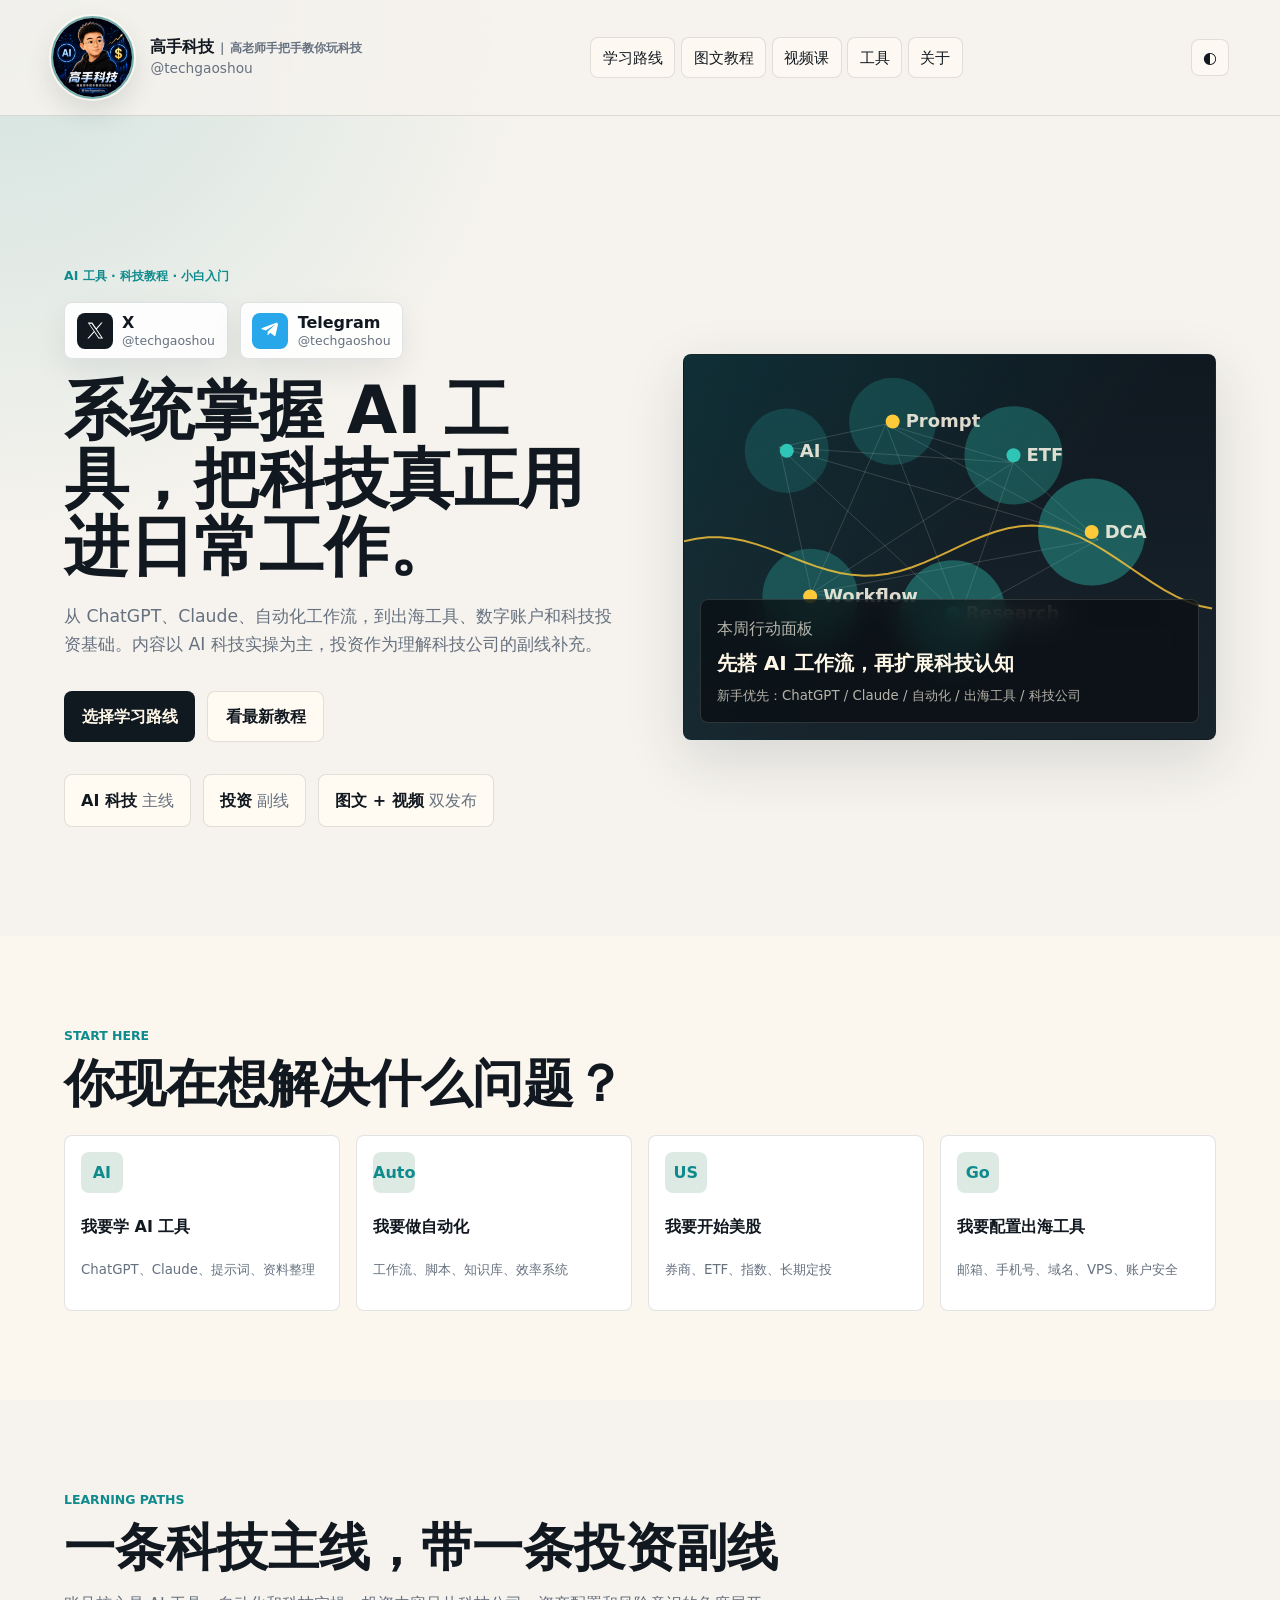
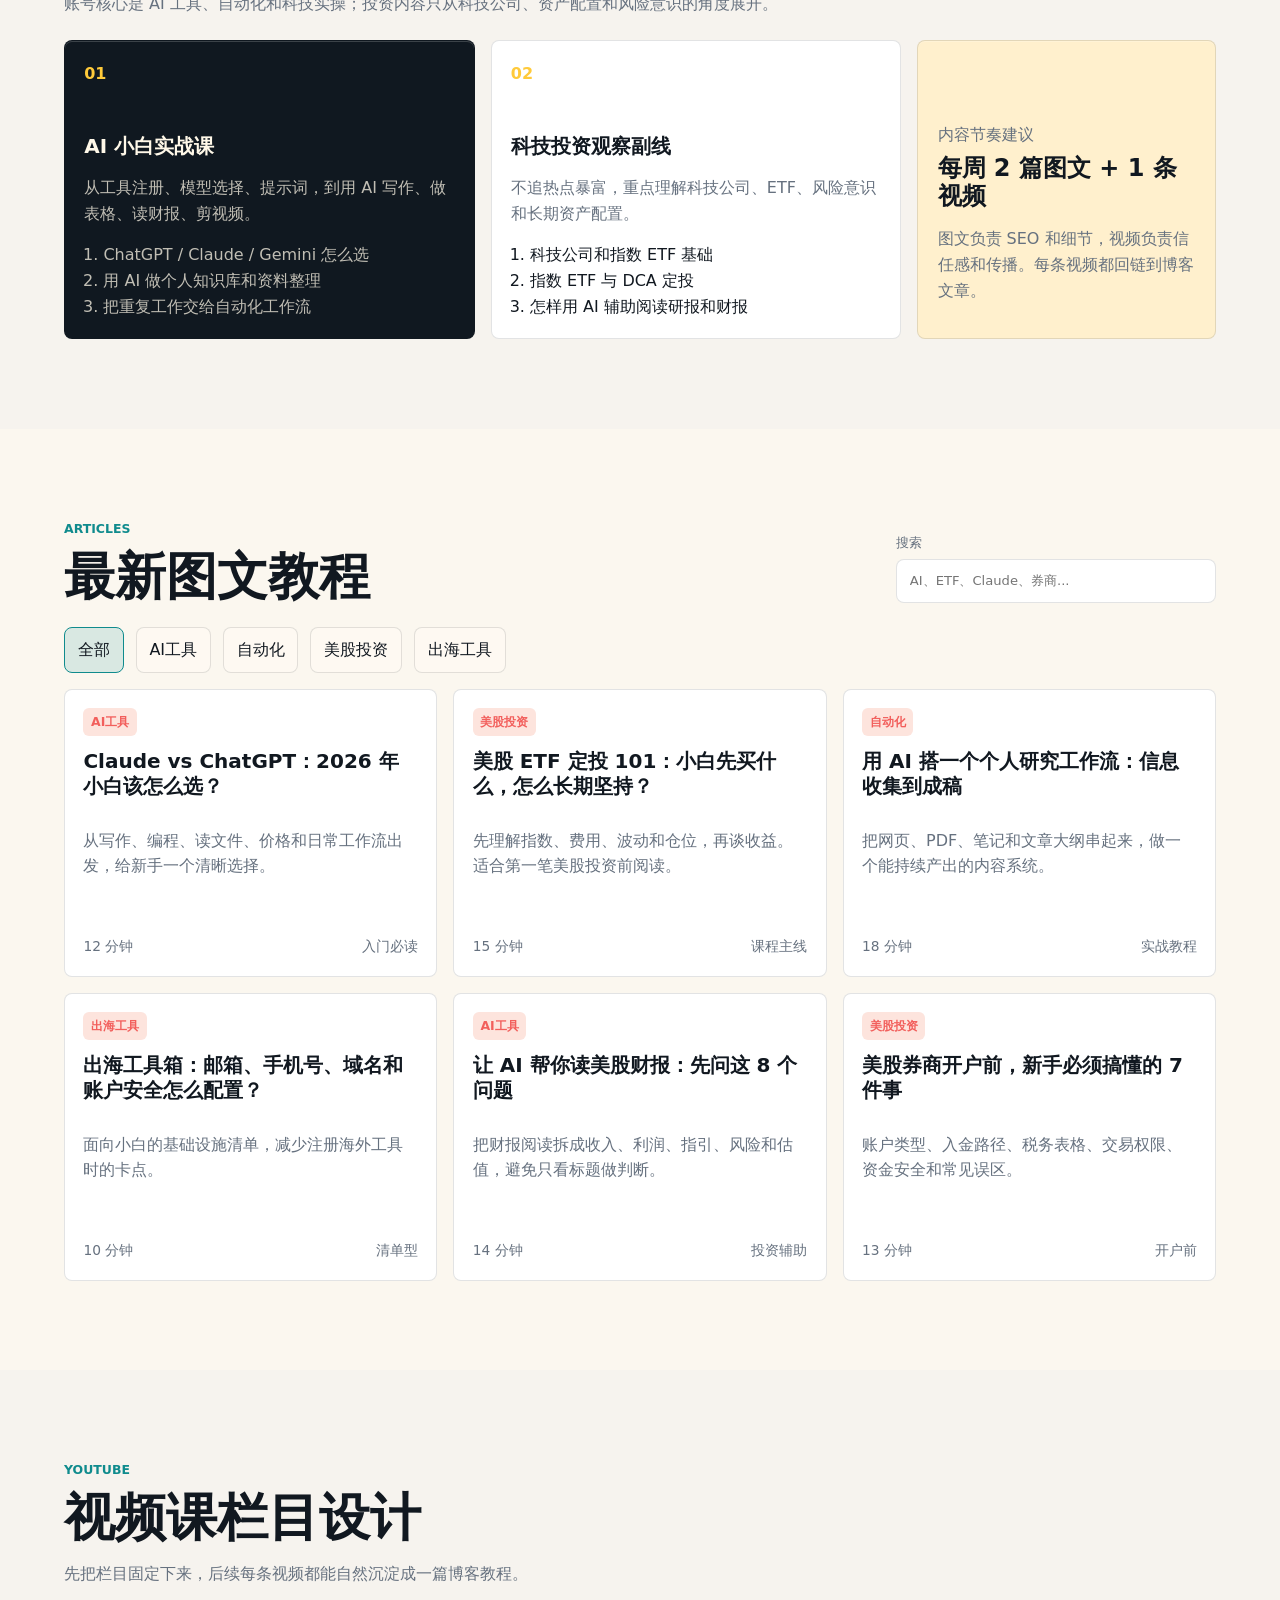
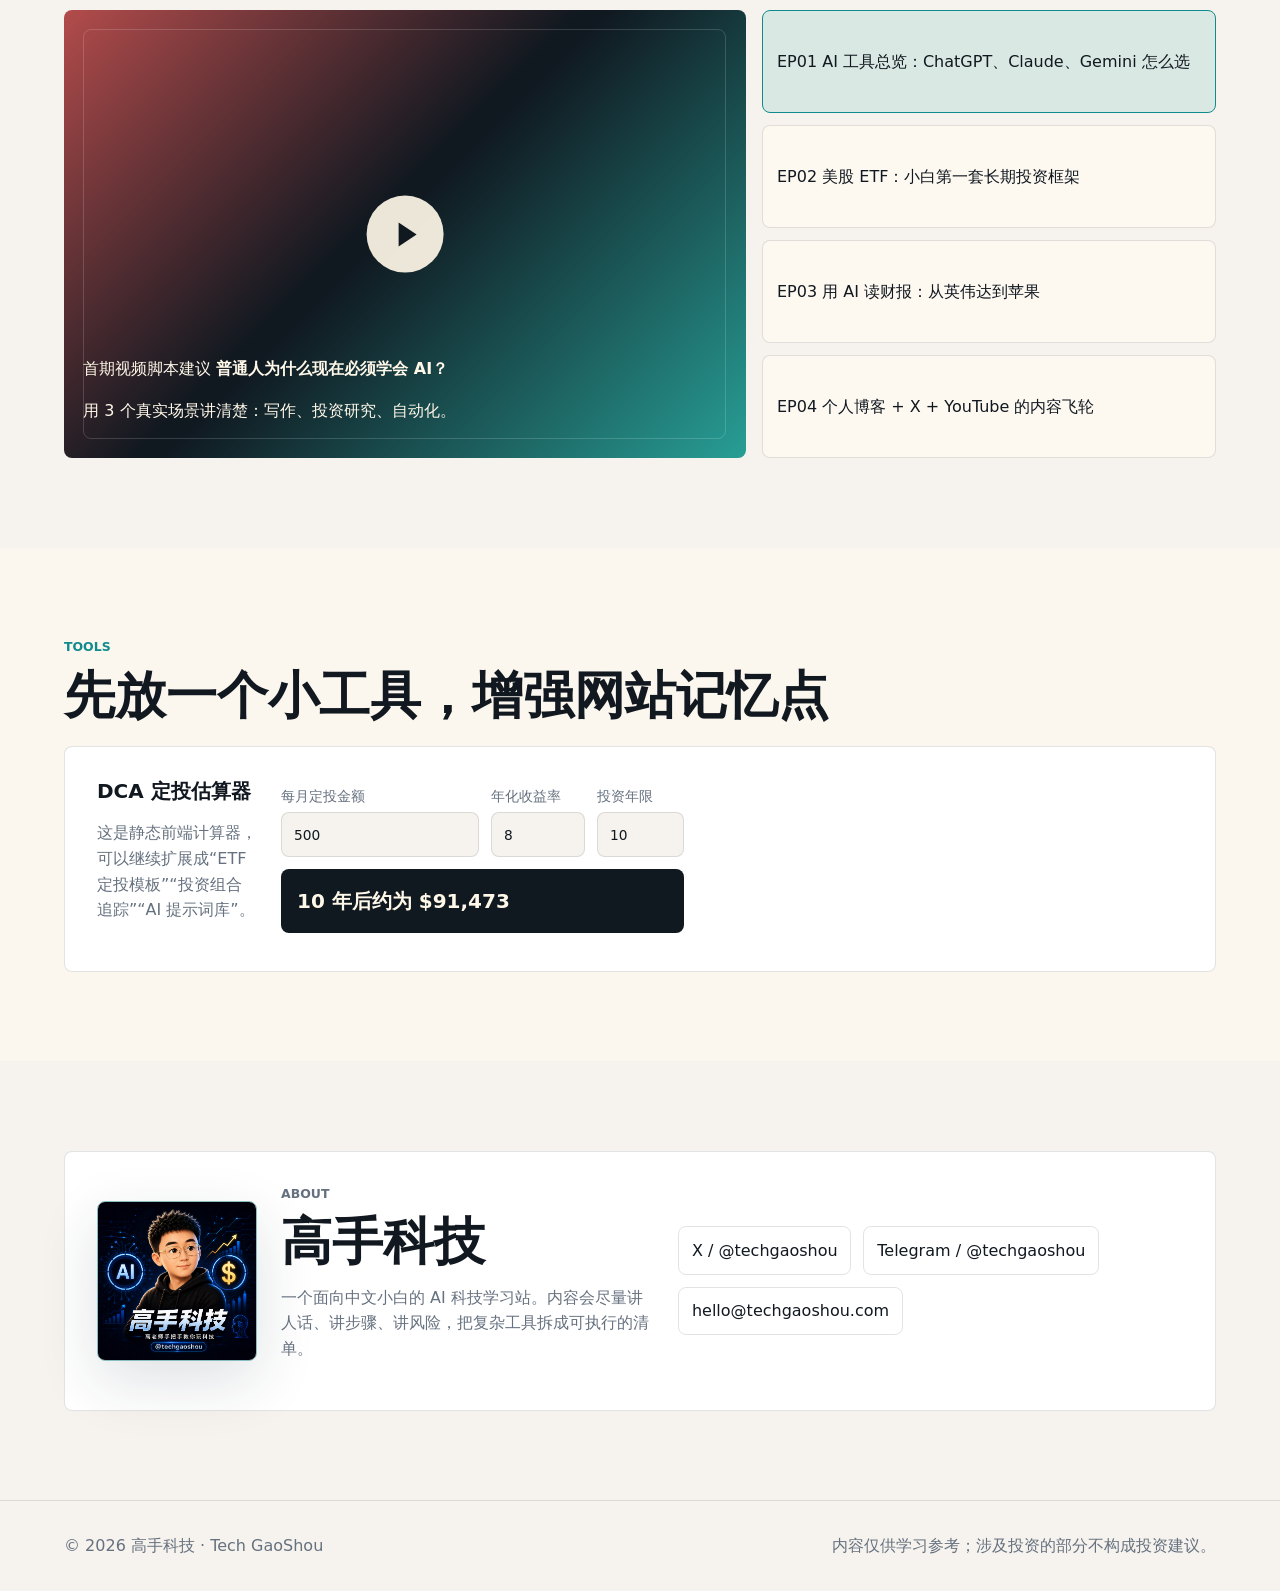
<file: index.html>
<!doctype html>
<html lang="zh-CN">
  <head>
    <meta charset="utf-8" />
    <meta name="viewport" content="width=device-width, initial-scale=1" />
    <title>高手科技 | AI 工具与科技小白教程</title>
    <meta
      name="description"
      content="高手科技是面向小白的 AI 工具与科技教程站。高老师手把手教你玩科技，学会 AI 工具、自动化、出海工具和科技投资基础。"
    />
    <meta name="theme-color" content="#101820" />
    <meta property="og:title" content="高手科技 | 高老师手把手教你玩科技" />
    <meta property="og:description" content="AI 工具、自动化、出海工具与科技学习路线。投资内容作为科技视角下的副线补充。" />
    <meta property="og:type" content="website" />
    <meta property="og:url" content="https://techgaoshou.com/" />
    <meta property="og:image" content="https://techgaoshou.com/assets/techgaoshou-avatar.png" />
    <meta name="twitter:card" content="summary" />
    <meta name="twitter:image" content="https://techgaoshou.com/assets/techgaoshou-avatar.png" />
    <link rel="canonical" href="https://techgaoshou.com/" />
    <link rel="icon" href="./assets/techgaoshou-avatar.png" type="image/png" />
    <link rel="apple-touch-icon" href="./assets/techgaoshou-avatar.png" />
    <link rel="stylesheet" href="./styles.css" />
    <script type="application/ld+json">
      {
        "@context": "https://schema.org",
        "@type": "WebSite",
        "name": "高手科技",
        "alternateName": "Tech GaoShou",
        "url": "https://techgaoshou.com/",
        "description": "AI 工具与科技小白教程",
        "sameAs": [
          "https://x.com/techgaoshou",
          "https://t.me/techgaoshou"
        ]
      }
    </script>
  </head>
  <body>
    <div class="progress" aria-hidden="true"></div>
    <header class="site-header">
      <a class="brand" href="#top" aria-label="高手科技首页">
        <img class="brand-avatar" src="./assets/techgaoshou-avatar.png" alt="" />
        <span>
          <strong>高手科技<span class="brand-divider">｜</span><span class="brand-tagline">高老师手把手教你玩科技</span></strong>
          <small>@techgaoshou</small>
        </span>
      </a>
      <nav class="main-nav" aria-label="主导航">
        <a href="#paths">学习路线</a>
        <a href="#articles">图文教程</a>
        <a href="#videos">视频课</a>
        <a href="#tools">工具</a>
        <a href="#about">关于</a>
      </nav>
      <button class="icon-button" id="themeToggle" type="button" aria-label="切换深浅色">◐</button>
    </header>

    <main id="top">
      <section class="hero">
        <div class="hero-copy">
          <p class="eyebrow">AI 工具 · 科技教程 · 小白入门</p>
          <div class="social-ribbon" aria-label="关注高手科技">
            <a class="social-link x-link" href="https://x.com/techgaoshou" rel="me noopener" target="_blank">
              <span class="social-icon" aria-hidden="true">
                <svg viewBox="0 0 24 24" role="img"><path d="M14.8 10.2 22 2h-1.7l-6.2 7.1L9.1 2H3.4l7.6 10.8L3 22h1.7l7-8 5.2 8h5.7l-7.8-11.8Zm-2.5 2.9-.8-1.1L5.4 3.3h2.9l4.9 7 .8 1.1 6.4 9.3h-2.9l-5.2-7.6Z" /></svg>
              </span>
              <span><strong>X</strong><small>@techgaoshou</small></span>
            </a>
            <a class="social-link telegram-link" href="https://t.me/techgaoshou" rel="me noopener" target="_blank">
              <span class="social-icon" aria-hidden="true">
                <svg viewBox="0 0 24 24" role="img"><path d="M21.7 3.3c.3-.9-.5-1.5-1.3-1.2L2.8 8.9c-1.2.5-1.2 1.2-.2 1.5l4.5 1.4 10.4-6.6c.5-.3.9-.1.6.2l-8.4 7.6-.3 4.6c.5 0 .7-.2 1-.5l2.4-2.3 4.9 3.6c.9.5 1.5.3 1.8-.8l3.2-14.3Z" /></svg>
              </span>
              <span><strong>Telegram</strong><small>@techgaoshou</small></span>
            </a>
          </div>
          <h1>系统掌握 AI 工具，把科技真正用进日常工作。</h1>
          <p class="hero-text">
            从 ChatGPT、Claude、自动化工作流，到出海工具、数字账户和科技投资基础。内容以 AI 科技实操为主，投资作为理解科技公司的副线补充。
          </p>
          <div class="hero-actions">
            <a class="primary-action" href="#paths">选择学习路线</a>
            <a class="secondary-action" href="#articles">看最新教程</a>
          </div>
          <div class="hero-stats" aria-label="站点内容规划">
            <span><strong>AI 科技</strong> 主线</span>
            <span><strong>投资</strong> 副线</span>
            <span><strong>图文 + 视频</strong> 双发布</span>
          </div>
        </div>
        <div class="hero-visual" aria-label="AI 科技知识地图">
          <canvas id="signalCanvas" width="720" height="520"></canvas>
          <div class="signal-panel">
            <span>本周行动面板</span>
            <strong>先搭 AI 工作流，再扩展科技认知</strong>
            <small>新手优先：ChatGPT / Claude / 自动化 / 出海工具 / 科技公司</small>
          </div>
        </div>
      </section>

      <section class="quick-start" aria-label="新手入口">
        <div class="section-heading">
          <p class="eyebrow">Start Here</p>
          <h2>你现在想解决什么问题？</h2>
        </div>
        <div class="intent-grid">
          <a href="#articles" data-filter-link="AI工具">
            <span>AI</span>
            <strong>我要学 AI 工具</strong>
            <small>ChatGPT、Claude、提示词、资料整理</small>
          </a>
          <a href="#articles" data-filter-link="自动化">
            <span>Auto</span>
            <strong>我要做自动化</strong>
            <small>工作流、脚本、知识库、效率系统</small>
          </a>
          <a href="#articles" data-filter-link="美股投资">
            <span>US</span>
            <strong>我要开始美股</strong>
            <small>券商、ETF、指数、长期定投</small>
          </a>
          <a href="#articles" data-filter-link="出海工具">
            <span>Go</span>
            <strong>我要配置出海工具</strong>
            <small>邮箱、手机号、域名、VPS、账户安全</small>
          </a>
        </div>
      </section>

      <section class="paths" id="paths">
        <div class="section-heading">
          <p class="eyebrow">Learning Paths</p>
          <h2>一条科技主线，带一条投资副线</h2>
          <p>账号核心是 AI 工具、自动化和科技实操；投资内容只从科技公司、资产配置和风险意识的角度展开。</p>
        </div>
        <div class="path-layout">
          <article class="path-card featured">
            <div class="path-index">01</div>
            <h3>AI 小白实战课</h3>
            <p>从工具注册、模型选择、提示词，到用 AI 写作、做表格、读财报、剪视频。</p>
            <ol>
              <li>ChatGPT / Claude / Gemini 怎么选</li>
              <li>用 AI 做个人知识库和资料整理</li>
              <li>把重复工作交给自动化工作流</li>
            </ol>
          </article>
          <article class="path-card">
            <div class="path-index">02</div>
            <h3>科技投资观察副线</h3>
            <p>不追热点暴富，重点理解科技公司、ETF、风险意识和长期资产配置。</p>
            <ol>
              <li>科技公司和指数 ETF 基础</li>
              <li>指数 ETF 与 DCA 定投</li>
              <li>怎样用 AI 辅助阅读研报和财报</li>
            </ol>
          </article>
          <aside class="roadmap">
            <span>内容节奏建议</span>
            <strong>每周 2 篇图文 + 1 条视频</strong>
            <p>图文负责 SEO 和细节，视频负责信任感和传播。每条视频都回链到博客文章。</p>
          </aside>
        </div>
      </section>

      <section class="articles" id="articles">
        <div class="section-heading row">
          <div>
            <p class="eyebrow">Articles</p>
            <h2>最新图文教程</h2>
          </div>
          <label class="search-box">
            <span>搜索</span>
            <input id="articleSearch" type="search" placeholder="AI、ETF、Claude、券商..." />
          </label>
        </div>
        <div class="filters" aria-label="文章筛选">
          <button class="filter active" type="button" data-filter="all">全部</button>
          <button class="filter" type="button" data-filter="AI工具">AI工具</button>
          <button class="filter" type="button" data-filter="自动化">自动化</button>
          <button class="filter" type="button" data-filter="美股投资">美股投资</button>
          <button class="filter" type="button" data-filter="出海工具">出海工具</button>
        </div>
        <div class="article-grid" id="articleGrid">
          <article class="article-card" data-category="AI工具" data-title="Claude vs ChatGPT">
            <a href="./articles/claude-vs-chatgpt.html" class="article-link">
              <span class="tag">AI工具</span>
              <h3>Claude vs ChatGPT：2026 年小白该怎么选？</h3>
              <p>从写作、编程、读文件、价格和日常工作流出发，给新手一个清晰选择。</p>
              <div><span>12 分钟</span><span>入门必读</span></div>
            </a>
          </article>
          <article class="article-card" data-category="美股投资" data-title="美股 ETF 定投">
            <a href="./articles/us-etf-dca.html" class="article-link">
              <span class="tag">美股投资</span>
              <h3>美股 ETF 定投 101：小白先买什么，怎么长期坚持？</h3>
              <p>先理解指数、费用、波动和仓位，再谈收益。适合第一笔美股投资前阅读。</p>
              <div><span>15 分钟</span><span>课程主线</span></div>
            </a>
          </article>
          <article class="article-card" data-category="自动化" data-title="AI 自动化 工作流">
            <a href="./articles/ai-workflow.html" class="article-link">
              <span class="tag">自动化</span>
              <h3>用 AI 搭一个个人研究工作流：信息收集到成稿</h3>
              <p>把网页、PDF、笔记和文章大纲串起来，做一个能持续产出的内容系统。</p>
              <div><span>18 分钟</span><span>实战教程</span></div>
            </a>
          </article>
          <article class="article-card" data-category="出海工具" data-title="香港银行卡 海外手机号">
            <a href="./articles/global-tools.html" class="article-link">
              <span class="tag">出海工具</span>
              <h3>出海工具箱：邮箱、手机号、域名和账户安全怎么配置？</h3>
              <p>面向小白的基础设施清单，减少注册海外工具时的卡点。</p>
              <div><span>10 分钟</span><span>清单型</span></div>
            </a>
          </article>
          <article class="article-card" data-category="AI工具" data-title="AI 读财报">
            <a href="./articles/ai-earnings.html" class="article-link">
              <span class="tag">AI工具</span>
              <h3>让 AI 帮你读美股财报：先问这 8 个问题</h3>
              <p>把财报阅读拆成收入、利润、指引、风险和估值，避免只看标题做判断。</p>
              <div><span>14 分钟</span><span>投资辅助</span></div>
            </a>
          </article>
          <article class="article-card" data-category="美股投资" data-title="券商开户 入金">
            <a href="./articles/broker-guide.html" class="article-link">
              <span class="tag">美股投资</span>
              <h3>美股券商开户前，新手必须搞懂的 7 件事</h3>
              <p>账户类型、入金路径、税务表格、交易权限、资金安全和常见误区。</p>
              <div><span>13 分钟</span><span>开户前</span></div>
            </a>
          </article>
        </div>
      </section>

      <section class="videos" id="videos">
        <div class="section-heading">
          <p class="eyebrow">YouTube</p>
          <h2>视频课栏目设计</h2>
          <p>先把栏目固定下来，后续每条视频都能自然沉淀成一篇博客教程。</p>
        </div>
        <div class="video-layout">
          <div class="video-frame">
            <div class="play-button" aria-hidden="true"></div>
            <div>
              <span>首期视频脚本建议</span>
              <strong>普通人为什么现在必须学会 AI？</strong>
              <p>用 3 个真实场景讲清楚：写作、投资研究、自动化。</p>
            </div>
          </div>
          <div class="episode-list">
            <button type="button" class="episode active">EP01 AI 工具总览：ChatGPT、Claude、Gemini 怎么选</button>
            <button type="button" class="episode">EP02 美股 ETF：小白第一套长期投资框架</button>
            <button type="button" class="episode">EP03 用 AI 读财报：从英伟达到苹果</button>
            <button type="button" class="episode">EP04 个人博客 + X + YouTube 的内容飞轮</button>
          </div>
        </div>
      </section>

      <section class="tools" id="tools">
        <div class="section-heading">
          <p class="eyebrow">Tools</p>
          <h2>先放一个小工具，增强网站记忆点</h2>
        </div>
        <div class="tool-panel">
          <div>
            <h3>DCA 定投估算器</h3>
            <p>这是静态前端计算器，可以继续扩展成“ETF 定投模板”“投资组合追踪”“AI 提示词库”。</p>
          </div>
          <form class="calculator" id="dcaForm">
            <label>每月定投金额 <input name="amount" type="number" value="500" min="0" /></label>
            <label>年化收益率 <input name="rate" type="number" value="8" min="-50" max="50" /></label>
            <label>投资年限 <input name="years" type="number" value="10" min="1" max="60" /></label>
            <output id="dcaResult">10 年后约为 91,473 美元</output>
          </form>
        </div>
      </section>

      <section class="about" id="about">
        <div class="about-card">
          <img class="about-avatar" src="./assets/techgaoshou-avatar.png" alt="高手科技头像" />
          <div>
            <p class="eyebrow">About</p>
            <h2>高手科技</h2>
            <p>
              一个面向中文小白的 AI 科技学习站。内容会尽量讲人话、讲步骤、讲风险，把复杂工具拆成可执行的清单。
            </p>
          </div>
          <div class="socials">
            <a href="https://x.com/techgaoshou">X / @techgaoshou</a>
            <a href="https://t.me/techgaoshou">Telegram / @techgaoshou</a>
            <a href="mailto:hello@techgaoshou.com">hello@techgaoshou.com</a>
          </div>
        </div>
      </section>
    </main>

    <footer class="site-footer">
      <span>© 2026 高手科技 · Tech GaoShou</span>
      <span>内容仅供学习参考；涉及投资的部分不构成投资建议。</span>
    </footer>

    <script src="./app.js"></script>
  </body>
</html>
</file>
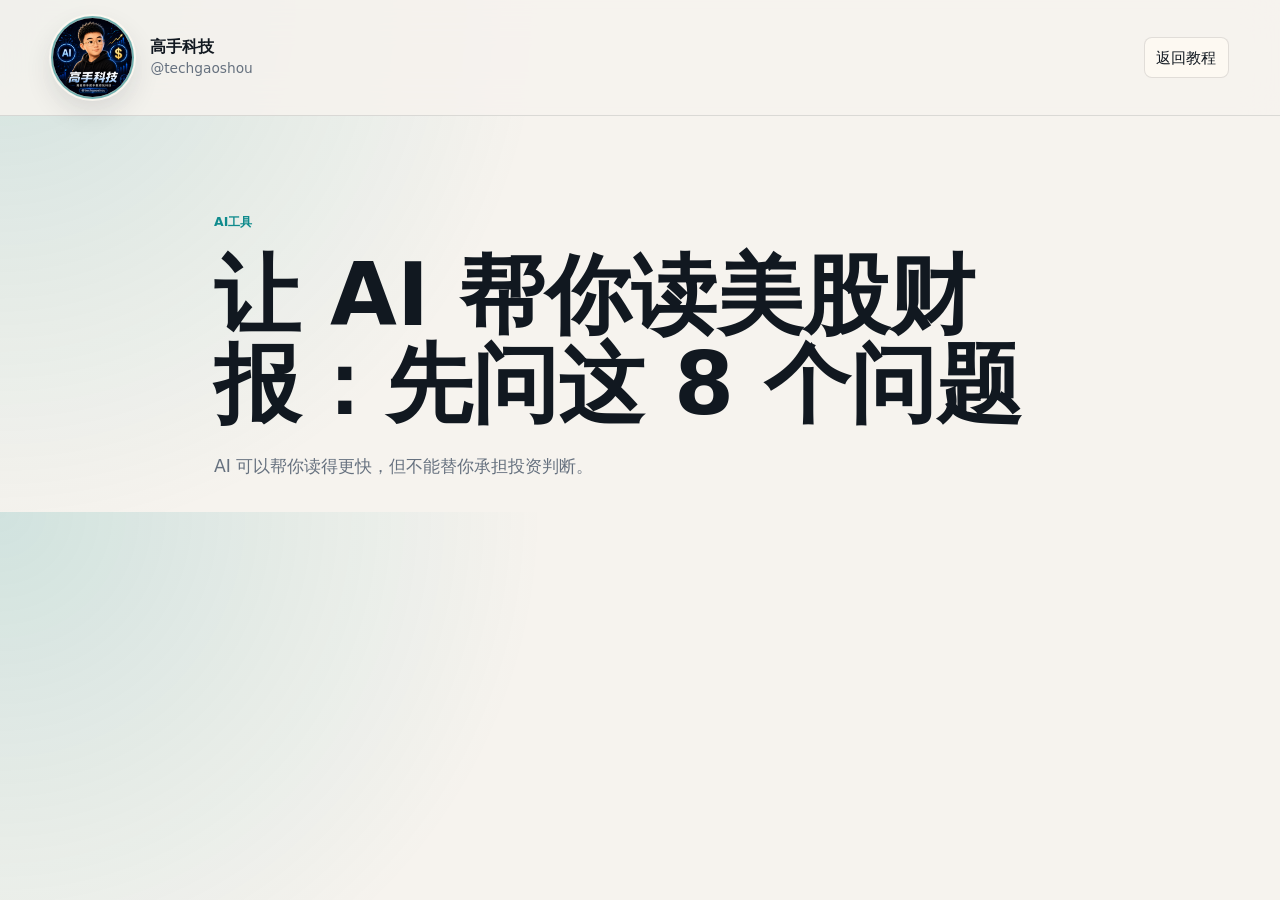
<file: articles/ai-earnings.html>
<!doctype html>
<html lang="zh-CN">
  <head><meta charset="utf-8" /><meta name="viewport" content="width=device-width, initial-scale=1" /><title>让 AI 帮你读美股财报 | 高手科技</title><link rel="stylesheet" href="../styles.css" /></head>
  <body><header class="site-header"><a class="brand" href="../index.html"><img class="brand-avatar" src="../assets/techgaoshou-avatar.png" alt="" /><span><strong>高手科技</strong><small>@techgaoshou</small></span></a><nav class="main-nav"><a href="../index.html#articles">返回教程</a></nav></header><main class="article-page"><section class="article-hero"><p class="eyebrow">AI工具</p><h1>让 AI 帮你读美股财报：先问这 8 个问题</h1><p class="hero-text">AI 可以帮你读得更快，但不能替你承担投资判断。</p></section></main></body>
</html>
</file>
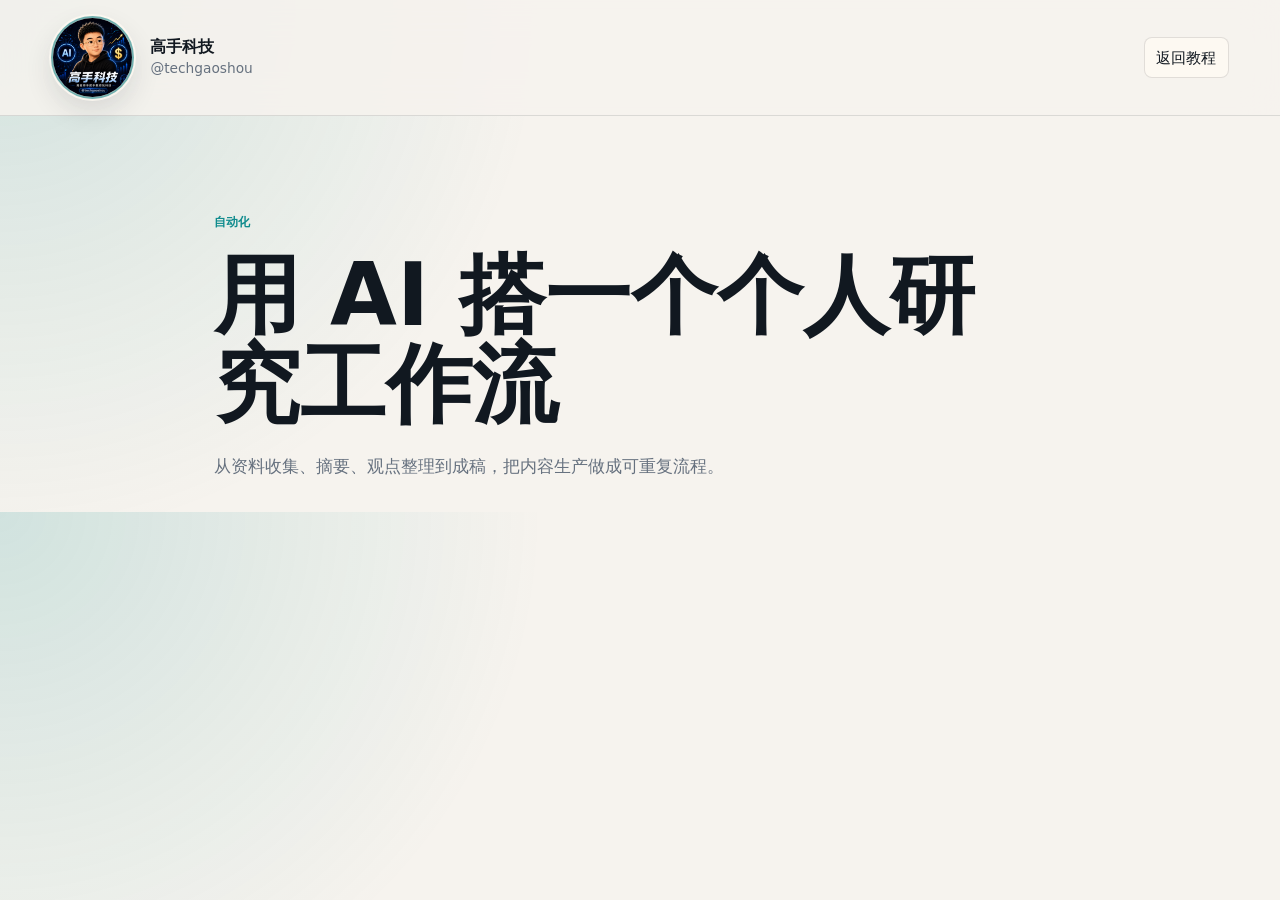
<file: articles/ai-workflow.html>
<!doctype html>
<html lang="zh-CN">
  <head>
    <meta charset="utf-8" />
    <meta name="viewport" content="width=device-width, initial-scale=1" />
    <title>用 AI 搭一个个人研究工作流 | 高手科技</title>
    <link rel="stylesheet" href="../styles.css" />
  </head>
  <body>
    <header class="site-header">
      <a class="brand" href="../index.html"><img class="brand-avatar" src="../assets/techgaoshou-avatar.png" alt="" /><span><strong>高手科技</strong><small>@techgaoshou</small></span></a>
      <nav class="main-nav"><a href="../index.html#articles">返回教程</a></nav>
    </header>
    <main class="article-page"><section class="article-hero"><p class="eyebrow">自动化</p><h1>用 AI 搭一个个人研究工作流</h1><p class="hero-text">从资料收集、摘要、观点整理到成稿，把内容生产做成可重复流程。</p></section></main>
  </body>
</html>
</file>
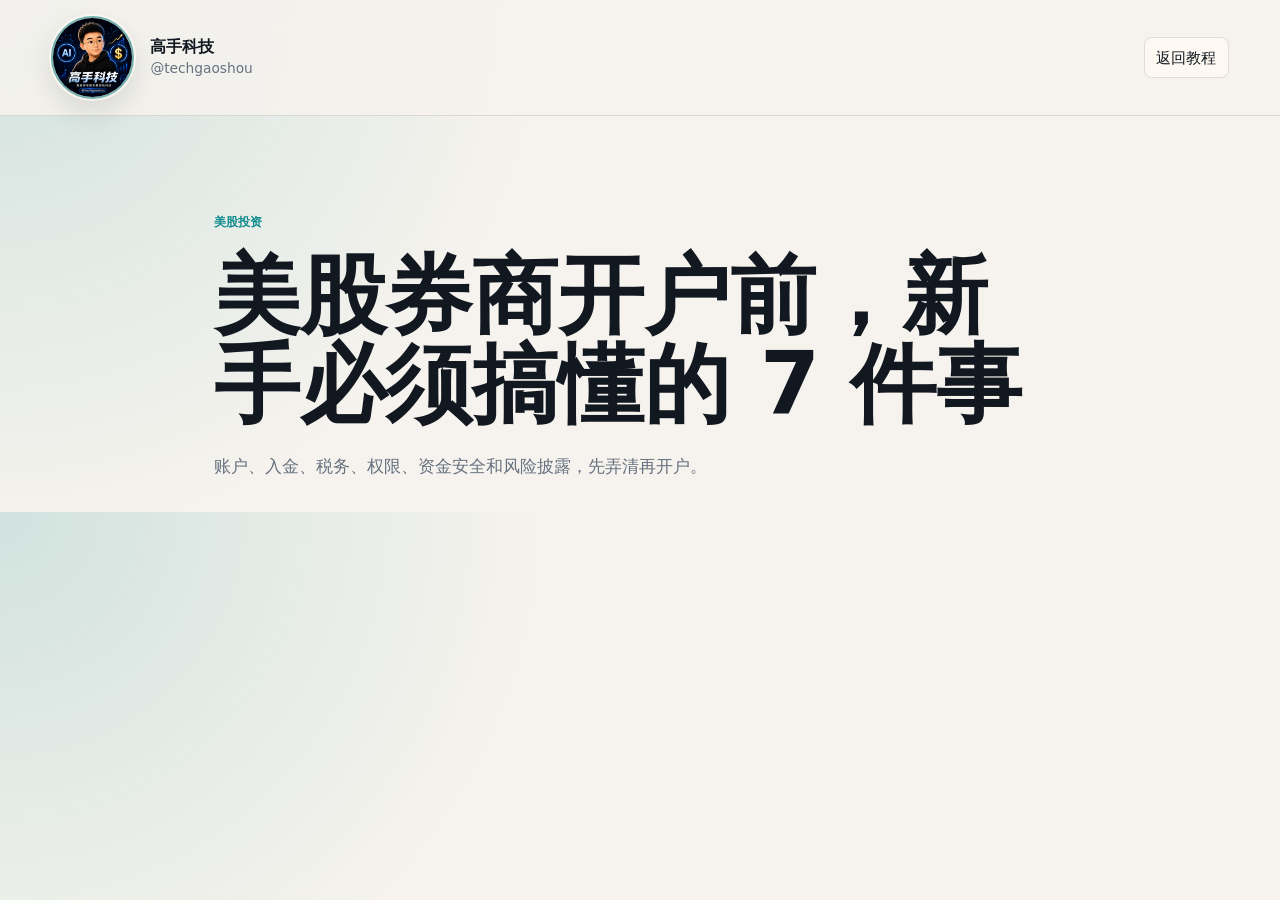
<file: articles/broker-guide.html>
<!doctype html>
<html lang="zh-CN">
  <head><meta charset="utf-8" /><meta name="viewport" content="width=device-width, initial-scale=1" /><title>美股券商开户前必须搞懂的 7 件事 | 高手科技</title><link rel="stylesheet" href="../styles.css" /></head>
  <body><header class="site-header"><a class="brand" href="../index.html"><img class="brand-avatar" src="../assets/techgaoshou-avatar.png" alt="" /><span><strong>高手科技</strong><small>@techgaoshou</small></span></a><nav class="main-nav"><a href="../index.html#articles">返回教程</a></nav></header><main class="article-page"><section class="article-hero"><p class="eyebrow">美股投资</p><h1>美股券商开户前，新手必须搞懂的 7 件事</h1><p class="hero-text">账户、入金、税务、权限、资金安全和风险披露，先弄清再开户。</p></section></main></body>
</html>
</file>
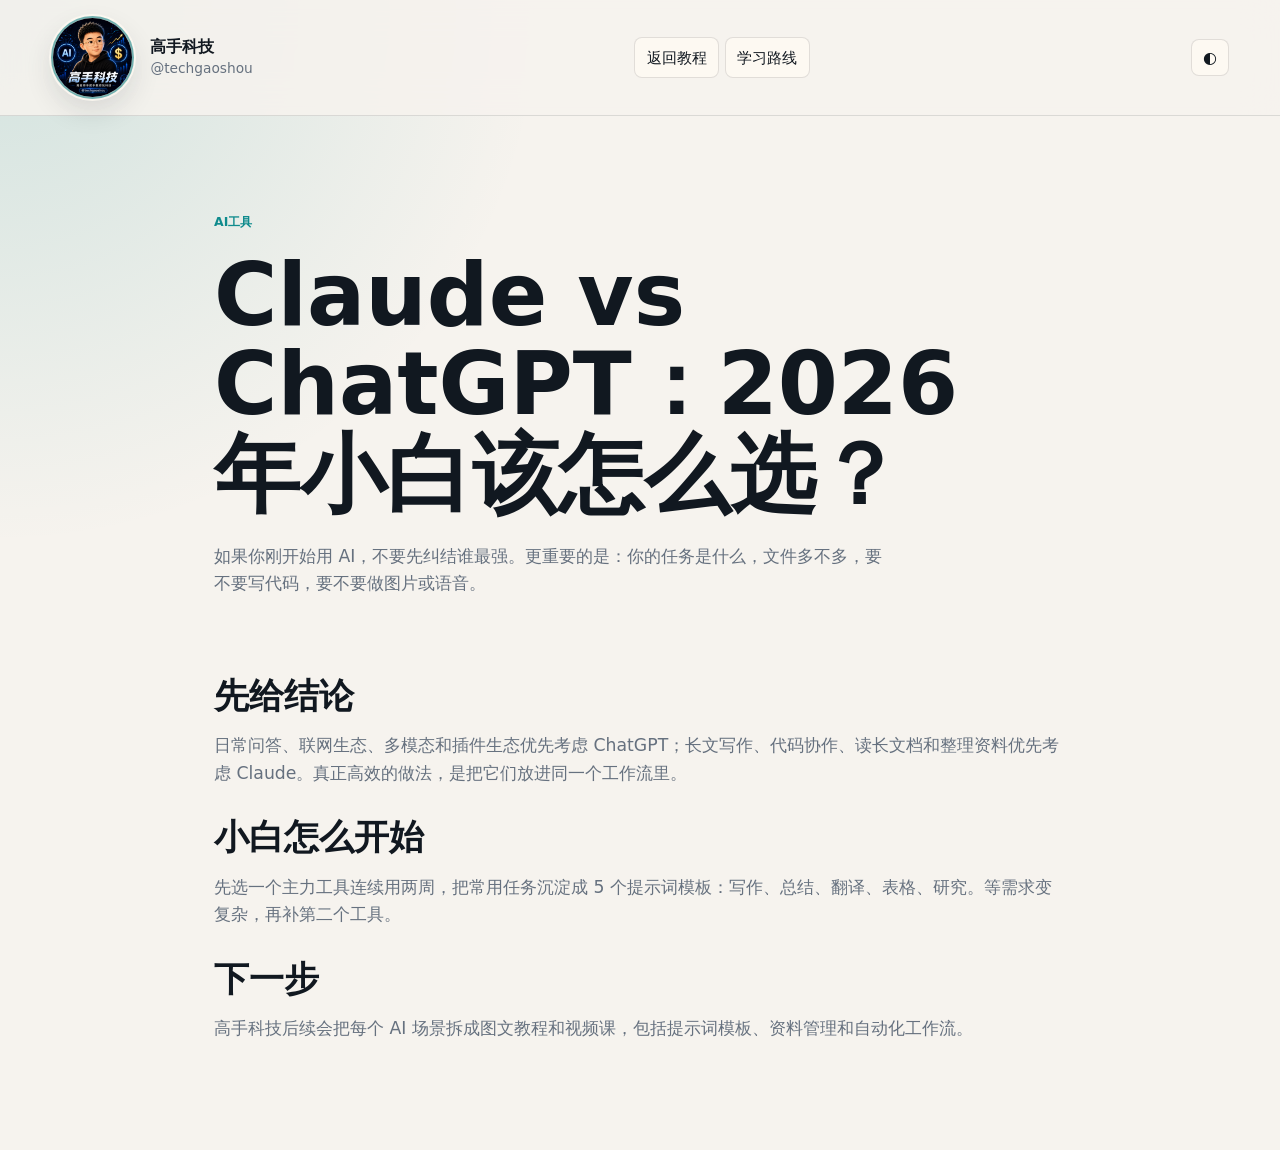
<file: articles/claude-vs-chatgpt.html>
<!doctype html>
<html lang="zh-CN">
  <head>
    <meta charset="utf-8" />
    <meta name="viewport" content="width=device-width, initial-scale=1" />
    <title>Claude vs ChatGPT：2026 年小白该怎么选？| 高手科技</title>
    <meta name="description" content="从写作、编程、文件阅读和日常工作流角度比较 Claude 与 ChatGPT。" />
    <link rel="stylesheet" href="../styles.css" />
  </head>
  <body>
    <header class="site-header">
      <a class="brand" href="../index.html">
        <img class="brand-avatar" src="../assets/techgaoshou-avatar.png" alt="" />
        <span><strong>高手科技</strong><small>@techgaoshou</small></span>
      </a>
      <nav class="main-nav"><a href="../index.html#articles">返回教程</a><a href="../index.html#paths">学习路线</a></nav>
      <button class="icon-button" type="button" onclick="document.documentElement.dataset.theme=document.documentElement.dataset.theme==='dark'?'light':'dark'">◐</button>
    </header>
    <main class="article-page">
      <section class="article-hero">
        <p class="eyebrow">AI工具</p>
        <h1>Claude vs ChatGPT：2026 年小白该怎么选？</h1>
        <p class="hero-text">如果你刚开始用 AI，不要先纠结谁最强。更重要的是：你的任务是什么，文件多不多，要不要写代码，要不要做图片或语音。</p>
      </section>
      <section class="article-body">
        <h2>先给结论</h2>
        <p>日常问答、联网生态、多模态和插件生态优先考虑 ChatGPT；长文写作、代码协作、读长文档和整理资料优先考虑 Claude。真正高效的做法，是把它们放进同一个工作流里。</p>
        <h2>小白怎么开始</h2>
        <p>先选一个主力工具连续用两周，把常用任务沉淀成 5 个提示词模板：写作、总结、翻译、表格、研究。等需求变复杂，再补第二个工具。</p>
        <h2>下一步</h2>
        <p>高手科技后续会把每个 AI 场景拆成图文教程和视频课，包括提示词模板、资料管理和自动化工作流。</p>
      </section>
    </main>
  </body>
</html>
</file>
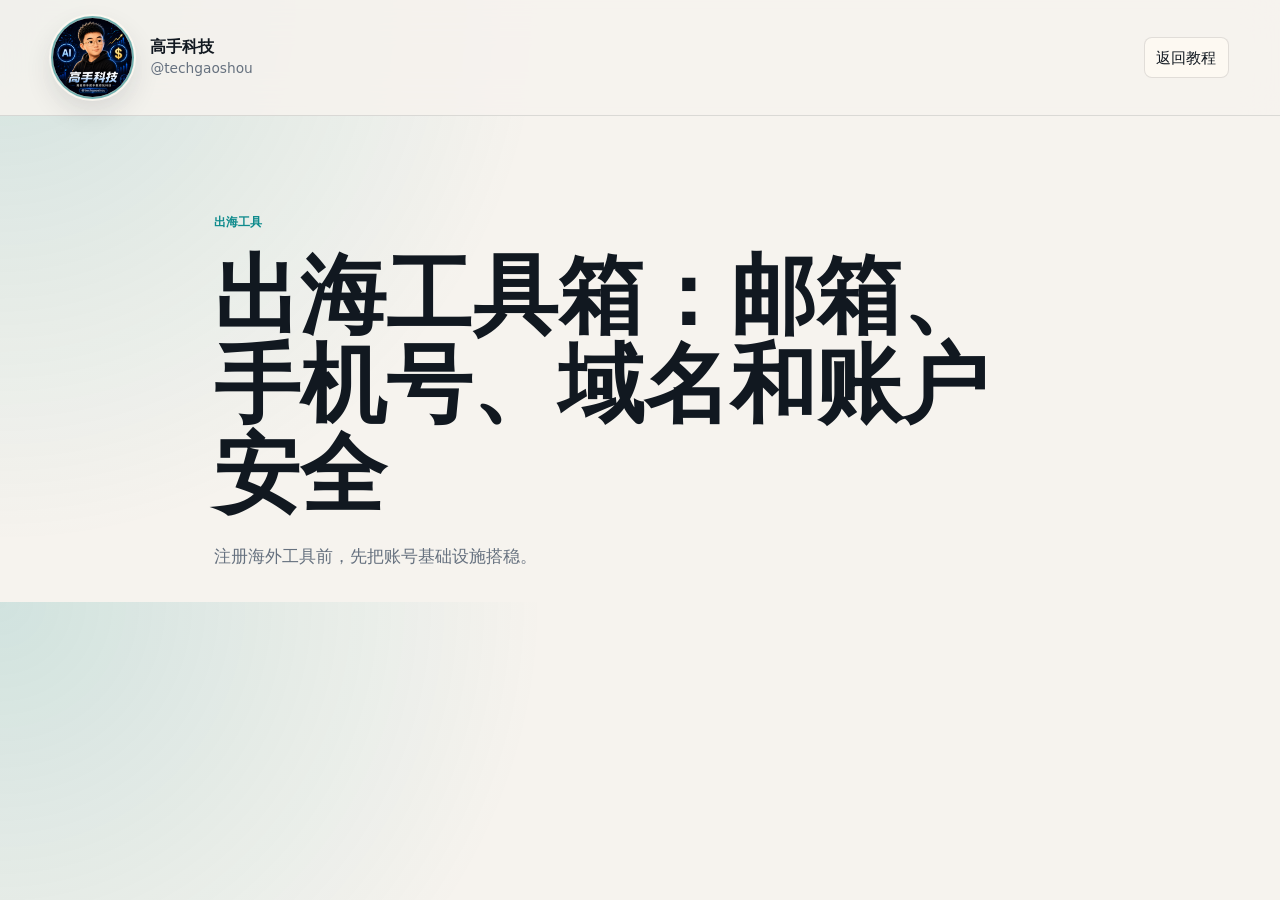
<file: articles/global-tools.html>
<!doctype html>
<html lang="zh-CN">
  <head><meta charset="utf-8" /><meta name="viewport" content="width=device-width, initial-scale=1" /><title>出海工具箱 | 高手科技</title><link rel="stylesheet" href="../styles.css" /></head>
  <body><header class="site-header"><a class="brand" href="../index.html"><img class="brand-avatar" src="../assets/techgaoshou-avatar.png" alt="" /><span><strong>高手科技</strong><small>@techgaoshou</small></span></a><nav class="main-nav"><a href="../index.html#articles">返回教程</a></nav></header><main class="article-page"><section class="article-hero"><p class="eyebrow">出海工具</p><h1>出海工具箱：邮箱、手机号、域名和账户安全</h1><p class="hero-text">注册海外工具前，先把账号基础设施搭稳。</p></section></main></body>
</html>
</file>
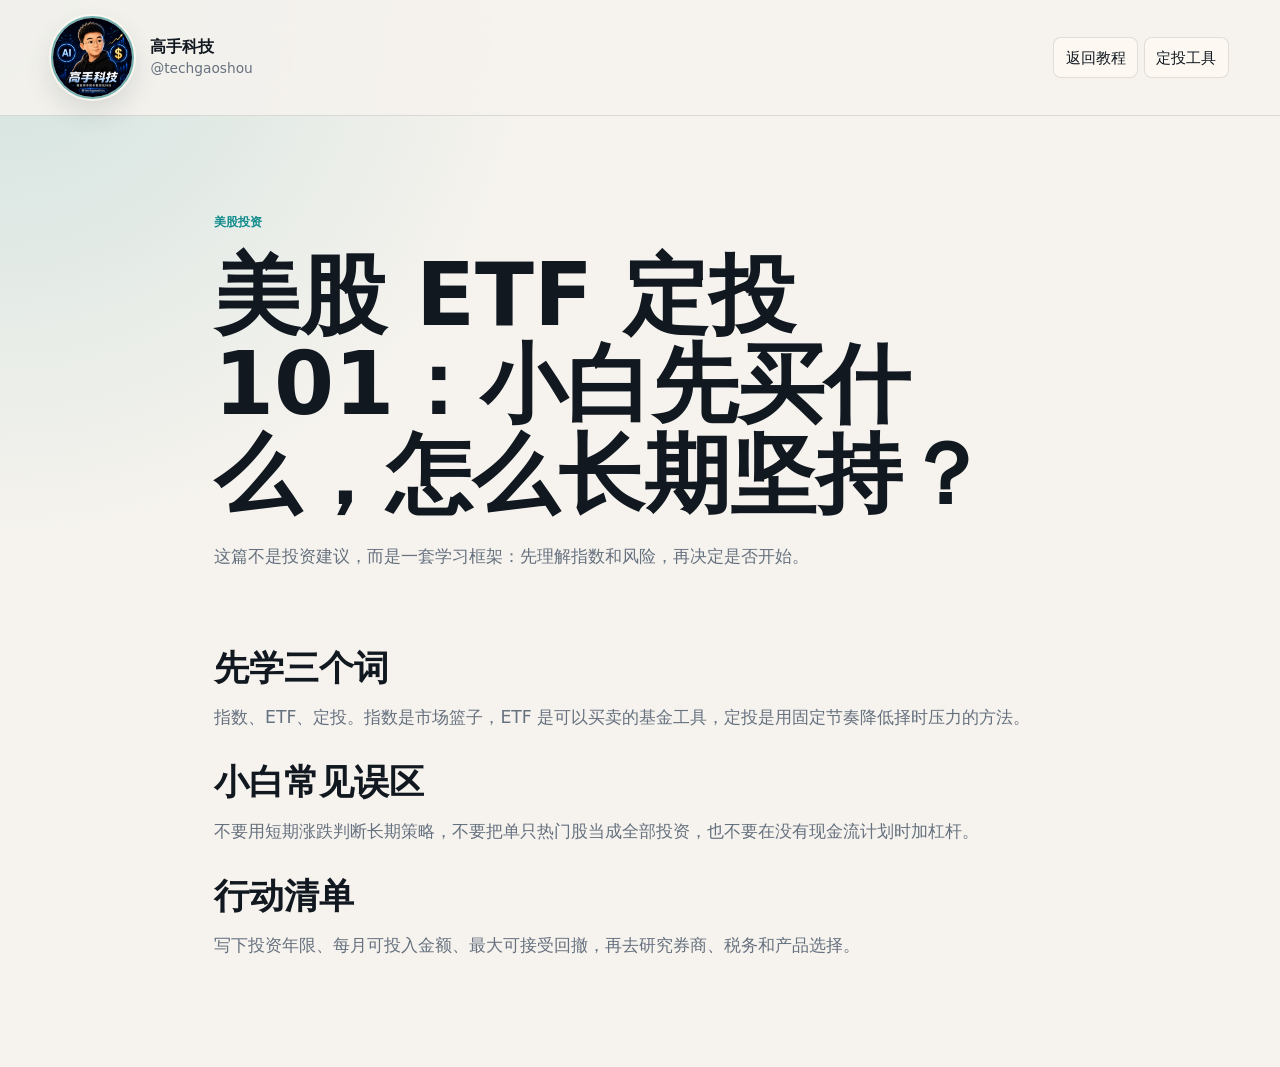
<file: articles/us-etf-dca.html>
<!doctype html>
<html lang="zh-CN">
  <head>
    <meta charset="utf-8" />
    <meta name="viewport" content="width=device-width, initial-scale=1" />
    <title>美股 ETF 定投 101 | 高手科技</title>
    <meta name="description" content="给美股投资小白的 ETF 与 DCA 定投入门教程。" />
    <link rel="stylesheet" href="../styles.css" />
  </head>
  <body>
    <header class="site-header">
      <a class="brand" href="../index.html">
        <img class="brand-avatar" src="../assets/techgaoshou-avatar.png" alt="" />
        <span><strong>高手科技</strong><small>@techgaoshou</small></span>
      </a>
      <nav class="main-nav"><a href="../index.html#articles">返回教程</a><a href="../index.html#tools">定投工具</a></nav>
    </header>
    <main class="article-page">
      <section class="article-hero">
        <p class="eyebrow">美股投资</p>
        <h1>美股 ETF 定投 101：小白先买什么，怎么长期坚持？</h1>
        <p class="hero-text">这篇不是投资建议，而是一套学习框架：先理解指数和风险，再决定是否开始。</p>
      </section>
      <section class="article-body">
        <h2>先学三个词</h2>
        <p>指数、ETF、定投。指数是市场篮子，ETF 是可以买卖的基金工具，定投是用固定节奏降低择时压力的方法。</p>
        <h2>小白常见误区</h2>
        <p>不要用短期涨跌判断长期策略，不要把单只热门股当成全部投资，也不要在没有现金流计划时加杠杆。</p>
        <h2>行动清单</h2>
        <p>写下投资年限、每月可投入金额、最大可接受回撤，再去研究券商、税务和产品选择。</p>
      </section>
    </main>
  </body>
</html>
</file>
<file: styles.css>
:root {
  color-scheme: light;
  --bg: #f6f3ee;
  --panel: #fffaf2;
  --panel-strong: #ffffff;
  --text: #111820;
  --muted: #66717f;
  --line: rgba(17, 24, 32, 0.12);
  --accent: #0f8b8d;
  --accent-2: #f25f5c;
  --accent-3: #ffca3a;
  --deep: #101820;
  --shadow: 0 20px 60px rgba(31, 42, 55, 0.14);
}

[data-theme="dark"] {
  color-scheme: dark;
  --bg: #0f1418;
  --panel: #171e24;
  --panel-strong: #1d2730;
  --text: #f6f0e7;
  --muted: #a7b2bd;
  --line: rgba(246, 240, 231, 0.14);
  --accent: #2ec4b6;
  --accent-2: #ff6b6b;
  --accent-3: #ffd166;
  --deep: #090d11;
  --shadow: 0 20px 60px rgba(0, 0, 0, 0.35);
}

* {
  box-sizing: border-box;
}

html {
  scroll-behavior: smooth;
}

body {
  margin: 0;
  background:
    radial-gradient(circle at top left, rgba(15, 139, 141, 0.16), transparent 34rem),
    linear-gradient(180deg, var(--bg), var(--bg));
  color: var(--text);
  font-family:
    Inter, ui-sans-serif, system-ui, -apple-system, BlinkMacSystemFont, "PingFang SC", "Microsoft YaHei",
    sans-serif;
  line-height: 1.6;
}

a {
  color: inherit;
  text-decoration: none;
}

button,
input {
  font: inherit;
}

.progress {
  position: fixed;
  inset: 0 auto auto 0;
  z-index: 30;
  width: 0%;
  height: 3px;
  background: linear-gradient(90deg, var(--accent), var(--accent-3), var(--accent-2));
}

.site-header {
  position: sticky;
  top: 0;
  z-index: 20;
  display: flex;
  align-items: center;
  justify-content: space-between;
  gap: 1rem;
  padding: 1rem clamp(1rem, 4vw, 4rem);
  background: color-mix(in srgb, var(--bg) 86%, transparent);
  border-bottom: 1px solid var(--line);
  backdrop-filter: blur(18px);
}

.brand {
  display: flex;
  align-items: center;
  gap: 1rem;
  min-width: 0;
}

.brand-mark {
  display: grid;
  width: 2.4rem;
  height: 2.4rem;
  place-items: center;
  border-radius: 8px;
  background: var(--deep);
  color: var(--accent-3);
  font-weight: 900;
}

.brand-avatar {
  width: 5.2rem;
  height: 5.2rem;
  border: 2px solid color-mix(in srgb, var(--accent) 50%, var(--line));
  border-radius: 50%;
  object-fit: cover;
  box-shadow:
    0 0 0 2px color-mix(in srgb, var(--panel) 78%, transparent),
    0 12px 28px rgba(17, 24, 32, 0.12);
}

.brand strong,
.brand small {
  display: block;
}

.brand strong {
  display: flex;
  flex-wrap: wrap;
  align-items: baseline;
  gap: 0.12rem;
  line-height: 1.25;
}

.brand-divider,
.brand-tagline {
  color: var(--muted);
  font-size: 0.78rem;
  font-weight: 700;
}

.brand small {
  color: var(--muted);
  font-size: 0.86rem;
}

.main-nav {
  display: flex;
  flex-wrap: wrap;
  justify-content: center;
  gap: 0.35rem;
}

.main-nav a,
.icon-button,
.filter,
.episode {
  border: 1px solid var(--line);
  border-radius: 8px;
  background: color-mix(in srgb, var(--panel) 78%, transparent);
  color: var(--text);
}

.main-nav a {
  padding: 0.48rem 0.72rem;
  font-size: 0.92rem;
}

.icon-button {
  width: 2.35rem;
  height: 2.35rem;
  cursor: pointer;
}

.hero {
  display: grid;
  grid-template-columns: minmax(0, 1.02fr) minmax(20rem, 0.98fr);
  gap: clamp(2rem, 5vw, 5rem);
  align-items: center;
  min-height: calc(100vh - 5rem);
  padding: clamp(3rem, 7vw, 6rem) clamp(1rem, 5vw, 5rem) 3rem;
}

.eyebrow {
  margin: 0 0 0.7rem;
  color: var(--accent);
  font-size: 0.78rem;
  font-weight: 800;
  letter-spacing: 0;
  text-transform: uppercase;
}

h1,
h2,
h3,
p {
  overflow-wrap: anywhere;
}

h1 {
  max-width: 13.5ch;
  margin: 1.15rem 0 0;
  font-size: clamp(2.75rem, 5.1vw, 4.85rem);
  line-height: 1.04;
  letter-spacing: 0;
}

h2 {
  margin: 0;
  font-size: clamp(2rem, 4vw, 3.6rem);
  line-height: 1.05;
  letter-spacing: 0;
}

h3 {
  margin: 0;
  font-size: 1.25rem;
  line-height: 1.25;
}

.hero-text {
  max-width: 42rem;
  margin: 1.4rem 0 0;
  color: var(--muted);
  font-size: 1.08rem;
}

.hero-actions,
.hero-stats,
.filters,
.social-ribbon,
.socials {
  display: flex;
  flex-wrap: wrap;
  gap: 0.75rem;
}

.social-ribbon {
  margin-top: 1rem;
}

.social-link {
  display: inline-flex;
  align-items: center;
  gap: 0.6rem;
  min-width: 9.2rem;
  padding: 0.58rem 0.72rem;
  border: 1px solid var(--line);
  border-radius: 8px;
  background: color-mix(in srgb, var(--panel-strong) 88%, transparent);
  box-shadow: 0 12px 32px rgba(17, 24, 32, 0.08);
  transition:
    transform 180ms ease,
    border-color 180ms ease,
    box-shadow 180ms ease;
}

.social-link:hover {
  transform: translateY(-2px);
  border-color: color-mix(in srgb, var(--accent) 60%, var(--line));
  box-shadow: 0 18px 38px rgba(17, 24, 32, 0.12);
}

.social-icon {
  display: grid;
  width: 2.25rem;
  height: 2.25rem;
  flex: 0 0 auto;
  place-items: center;
  border-radius: 8px;
  color: #fff;
}

.social-icon svg {
  width: 1.2rem;
  height: 1.2rem;
  fill: currentColor;
}

.x-link .social-icon {
  background: #111820;
}

.youtube-link .social-icon {
  background: #ff0033;
}

.telegram-link .social-icon {
  background: #28a8ea;
}

.bilibili-link .social-icon {
  background: #fb7299;
}

.rednote-link .social-icon {
  background: #ff2442;
}

.social-link strong,
.social-link small {
  display: block;
  line-height: 1.25;
}

.social-link small {
  color: var(--muted);
  font-size: 0.78rem;
}

.hero-actions {
  margin-top: 2rem;
}

.primary-action,
.secondary-action {
  display: inline-flex;
  align-items: center;
  justify-content: center;
  min-height: 3rem;
  padding: 0.75rem 1.1rem;
  border-radius: 8px;
  font-weight: 800;
}

.primary-action {
  background: var(--deep);
  color: #fff8e8;
}

.secondary-action {
  border: 1px solid var(--line);
  background: var(--panel);
}

.hero-stats {
  margin-top: 2rem;
  color: var(--muted);
}

.hero-stats span {
  padding: 0.8rem 1rem;
  border: 1px solid var(--line);
  border-radius: 8px;
  background: var(--panel);
}

.hero-stats strong {
  color: var(--text);
}

.creator-strip {
  display: flex;
  align-items: center;
  gap: 0.75rem;
  width: fit-content;
  margin-top: 1rem;
  padding: 0.55rem 0.75rem 0.55rem 0.55rem;
  border: 1px solid var(--line);
  border-radius: 8px;
  background: color-mix(in srgb, var(--panel) 82%, transparent);
  color: var(--muted);
  font-weight: 800;
}

.creator-strip img {
  width: 2.5rem;
  height: 2.5rem;
  border-radius: 8px;
  object-fit: cover;
}

.hero-visual {
  position: relative;
  aspect-ratio: 1.38;
  min-height: 0;
  overflow: hidden;
  border: 1px solid var(--line);
  border-radius: 8px;
  background:
    linear-gradient(135deg, rgba(15, 139, 141, 0.2), transparent 55%),
    linear-gradient(180deg, var(--deep), #18242c);
  box-shadow: var(--shadow);
}

#signalCanvas {
  display: block;
  width: 100%;
  height: 100%;
}

.signal-panel {
  position: absolute;
  right: 1rem;
  bottom: 1rem;
  left: 1rem;
  padding: 1rem;
  border: 1px solid rgba(255, 255, 255, 0.14);
  border-radius: 8px;
  background: rgba(9, 13, 17, 0.72);
  color: #fff8e8;
  backdrop-filter: blur(14px);
}

.signal-panel span,
.signal-panel small {
  display: block;
  color: rgba(255, 248, 232, 0.7);
}

.signal-panel strong {
  display: block;
  margin: 0.35rem 0;
  font-size: 1.25rem;
}

section {
  padding: clamp(3.5rem, 7vw, 6rem) clamp(1rem, 5vw, 5rem);
}

.section-heading {
  max-width: 54rem;
  margin-bottom: 1.5rem;
}

.section-heading p:not(.eyebrow) {
  color: var(--muted);
}

.section-heading.row {
  display: flex;
  align-items: end;
  justify-content: space-between;
  gap: 1rem;
  max-width: none;
}

.quick-start,
.articles,
.tools {
  background: color-mix(in srgb, var(--panel) 58%, transparent);
}

.intent-grid,
.article-grid {
  display: grid;
  grid-template-columns: repeat(4, minmax(0, 1fr));
  gap: 1rem;
}

.intent-grid a,
.article-link,
.path-card,
.roadmap,
.tool-panel,
.about-card {
  border: 1px solid var(--line);
  border-radius: 8px;
  background: var(--panel-strong);
  box-shadow: 0 1px 0 rgba(255, 255, 255, 0.18) inset;
}

.intent-grid a {
  display: grid;
  gap: 0.45rem;
  min-height: 11rem;
  padding: 1rem;
  transition:
    transform 180ms ease,
    border-color 180ms ease;
}

.intent-grid a:hover,
.article-link:hover,
.path-card:hover {
  transform: translateY(-3px);
  border-color: color-mix(in srgb, var(--accent) 65%, var(--line));
}

.intent-grid span {
  display: grid;
  width: 2.6rem;
  height: 2.6rem;
  place-items: center;
  border-radius: 8px;
  background: color-mix(in srgb, var(--accent) 14%, var(--panel));
  color: var(--accent);
  font-weight: 900;
}

.intent-grid small,
.article-card p,
.path-card p,
.roadmap p,
.tool-panel p,
.about-card p {
  color: var(--muted);
}

.path-layout {
  display: grid;
  grid-template-columns: 1.1fr 1.1fr 0.8fr;
  gap: 1rem;
}

.path-card,
.roadmap {
  padding: 1.2rem;
}

.path-card.featured {
  background: var(--deep);
  color: #fff8e8;
}

.path-card.featured p,
.path-card.featured li {
  color: rgba(255, 248, 232, 0.74);
}

.path-index {
  margin-bottom: 3rem;
  color: var(--accent-3);
  font-weight: 900;
}

.path-card ol {
  margin: 1rem 0 0;
  padding-left: 1.2rem;
}

.roadmap {
  align-self: stretch;
  display: flex;
  flex-direction: column;
  justify-content: end;
  background: color-mix(in srgb, var(--accent-3) 20%, var(--panel));
}

.roadmap span {
  color: var(--muted);
}

.roadmap strong {
  display: block;
  margin-top: 0.5rem;
  font-size: 1.5rem;
  line-height: 1.15;
}

.search-box {
  display: grid;
  gap: 0.35rem;
  min-width: min(100%, 20rem);
  color: var(--muted);
  font-size: 0.82rem;
}

.search-box input {
  min-height: 2.8rem;
  padding: 0 0.8rem;
  border: 1px solid var(--line);
  border-radius: 8px;
  background: var(--panel-strong);
  color: var(--text);
}

.filters {
  margin-bottom: 1rem;
}

.filter {
  padding: 0.55rem 0.8rem;
  cursor: pointer;
}

.filter.active,
.episode.active {
  border-color: var(--accent);
  background: color-mix(in srgb, var(--accent) 16%, var(--panel));
  color: var(--text);
}

.article-grid {
  grid-template-columns: repeat(3, minmax(0, 1fr));
}

.article-card {
  min-height: 100%;
}

.article-link {
  display: flex;
  flex-direction: column;
  gap: 0.8rem;
  min-height: 18rem;
  padding: 1.15rem;
  transition:
    transform 180ms ease,
    border-color 180ms ease;
}

.article-link div {
  display: flex;
  justify-content: space-between;
  gap: 1rem;
  margin-top: auto;
  color: var(--muted);
  font-size: 0.86rem;
}

.tag {
  width: fit-content;
  padding: 0.25rem 0.48rem;
  border-radius: 6px;
  background: color-mix(in srgb, var(--accent-2) 14%, var(--panel));
  color: var(--accent-2);
  font-size: 0.78rem;
  font-weight: 800;
}

.video-layout {
  display: grid;
  grid-template-columns: 1.2fr 0.8fr;
  gap: 1rem;
}

.video-frame {
  position: relative;
  display: flex;
  align-items: end;
  min-height: 28rem;
  padding: 1.2rem;
  overflow: hidden;
  border-radius: 8px;
  background:
    linear-gradient(135deg, rgba(242, 95, 92, 0.72), transparent 46%),
    linear-gradient(315deg, rgba(46, 196, 182, 0.78), transparent 52%),
    #101820;
  color: #fff8e8;
}

.video-frame::before {
  content: "";
  position: absolute;
  inset: 1.2rem;
  border: 1px solid rgba(255, 255, 255, 0.16);
  border-radius: 8px;
}

.video-frame > div:last-child {
  position: relative;
  max-width: 34rem;
}

.play-button {
  position: absolute;
  top: 50%;
  left: 50%;
  width: 4.8rem;
  height: 4.8rem;
  border-radius: 50%;
  background: rgba(255, 248, 232, 0.92);
  transform: translate(-50%, -50%);
}

.play-button::after {
  content: "";
  position: absolute;
  top: 50%;
  left: 54%;
  border-top: 0.75rem solid transparent;
  border-bottom: 0.75rem solid transparent;
  border-left: 1.15rem solid var(--deep);
  transform: translate(-50%, -50%);
}

.episode-list {
  display: grid;
  gap: 0.75rem;
}

.episode {
  min-height: 4.8rem;
  padding: 0.9rem;
  text-align: left;
  cursor: pointer;
}

.tool-panel,
.about-card {
  display: grid;
  grid-template-columns: 10rem 0.85fr 1.15fr;
  gap: 1.5rem;
  padding: clamp(1rem, 3vw, 2rem);
  align-items: center;
}

.about-avatar {
  width: 10rem;
  max-width: 100%;
  aspect-ratio: 1;
  border: 1px solid color-mix(in srgb, var(--accent) 42%, var(--line));
  border-radius: 8px;
  object-fit: cover;
  box-shadow: var(--shadow);
}

.calculator {
  display: grid;
  grid-template-columns: repeat(3, 1fr);
  gap: 0.75rem;
}

.calculator label {
  display: grid;
  gap: 0.35rem;
  color: var(--muted);
  font-size: 0.86rem;
}

.calculator input {
  min-height: 2.8rem;
  padding: 0 0.75rem;
  border: 1px solid var(--line);
  border-radius: 8px;
  background: var(--bg);
  color: var(--text);
}

.calculator output {
  grid-column: 1 / -1;
  padding: 1rem;
  border-radius: 8px;
  background: var(--deep);
  color: #fff8e8;
  font-size: 1.25rem;
  font-weight: 900;
}

.socials a {
  padding: 0.65rem 0.8rem;
  border: 1px solid var(--line);
  border-radius: 8px;
}

.site-footer {
  display: flex;
  flex-wrap: wrap;
  justify-content: space-between;
  gap: 1rem;
  padding: 2rem clamp(1rem, 5vw, 5rem);
  color: var(--muted);
  border-top: 1px solid var(--line);
}

.article-page {
  max-width: 980px;
  margin: 0 auto;
}

.article-hero {
  padding-top: clamp(3rem, 8vw, 6rem);
  padding-bottom: 2rem;
}

.article-hero h1 {
  max-width: 14ch;
  font-size: clamp(2.6rem, 7vw, 5.4rem);
}

.article-body {
  padding-top: 1rem;
  font-size: 1.08rem;
}

.article-body h2 {
  margin-top: 2rem;
  font-size: clamp(1.5rem, 3vw, 2.2rem);
}

.article-body p {
  color: var(--muted);
}

@media (max-width: 980px) {
  .hero,
  .path-layout,
  .video-layout,
  .tool-panel,
  .about-card {
    grid-template-columns: 1fr;
  }

  .intent-grid,
  .article-grid {
    grid-template-columns: repeat(2, minmax(0, 1fr));
  }
}

@media (max-width: 680px) {
  .site-header {
    align-items: flex-start;
    flex-wrap: wrap;
  }

  .site-header .icon-button {
    position: absolute;
    top: 1rem;
    right: 1rem;
  }

  .brand {
    width: 100%;
    padding-right: 3rem;
  }

  .brand-divider {
    display: none;
  }

  .brand-tagline {
    flex-basis: 100%;
  }

  .brand-avatar {
    width: 4.5rem;
    height: 4.5rem;
  }

  .main-nav {
    display: flex;
    order: 3;
    width: 100%;
    justify-content: flex-start;
    overflow-x: auto;
    padding-bottom: 0.1rem;
    scrollbar-width: none;
  }

  .main-nav::-webkit-scrollbar {
    display: none;
  }

  .main-nav a {
    flex: 0 0 auto;
  }

  .hero {
    min-height: auto;
    padding-top: 1.5rem;
    gap: 1.5rem;
  }

  h1 {
    max-width: 13.5ch;
    font-size: clamp(2.05rem, 8.6vw, 2.65rem);
    line-height: 1.08;
  }

  .hero-text {
    font-size: 1rem;
  }

  .social-ribbon {
    display: grid;
    grid-template-columns: repeat(2, minmax(0, 1fr));
    gap: 0.55rem;
  }

  .social-link {
    min-width: 0;
    justify-content: center;
    padding: 0.55rem 0.35rem;
  }

  .social-icon {
    width: 2.35rem;
    height: 2.35rem;
  }

  .hero-actions {
    display: grid;
    grid-template-columns: 1fr 1fr;
    gap: 0.6rem;
  }

  .primary-action,
  .secondary-action {
    padding-right: 0.65rem;
    padding-left: 0.65rem;
  }

  .hero-visual {
    aspect-ratio: 1.08;
  }

  .signal-panel {
    padding: 0.85rem;
  }

  .signal-panel strong {
    font-size: 1.05rem;
  }

  .hero-stats span,
  .creator-strip {
    width: 100%;
  }

  .section-heading.row,
  .calculator {
    display: grid;
    grid-template-columns: 1fr;
  }

  .intent-grid,
  .article-grid {
    grid-template-columns: 1fr;
  }
}
</file>
